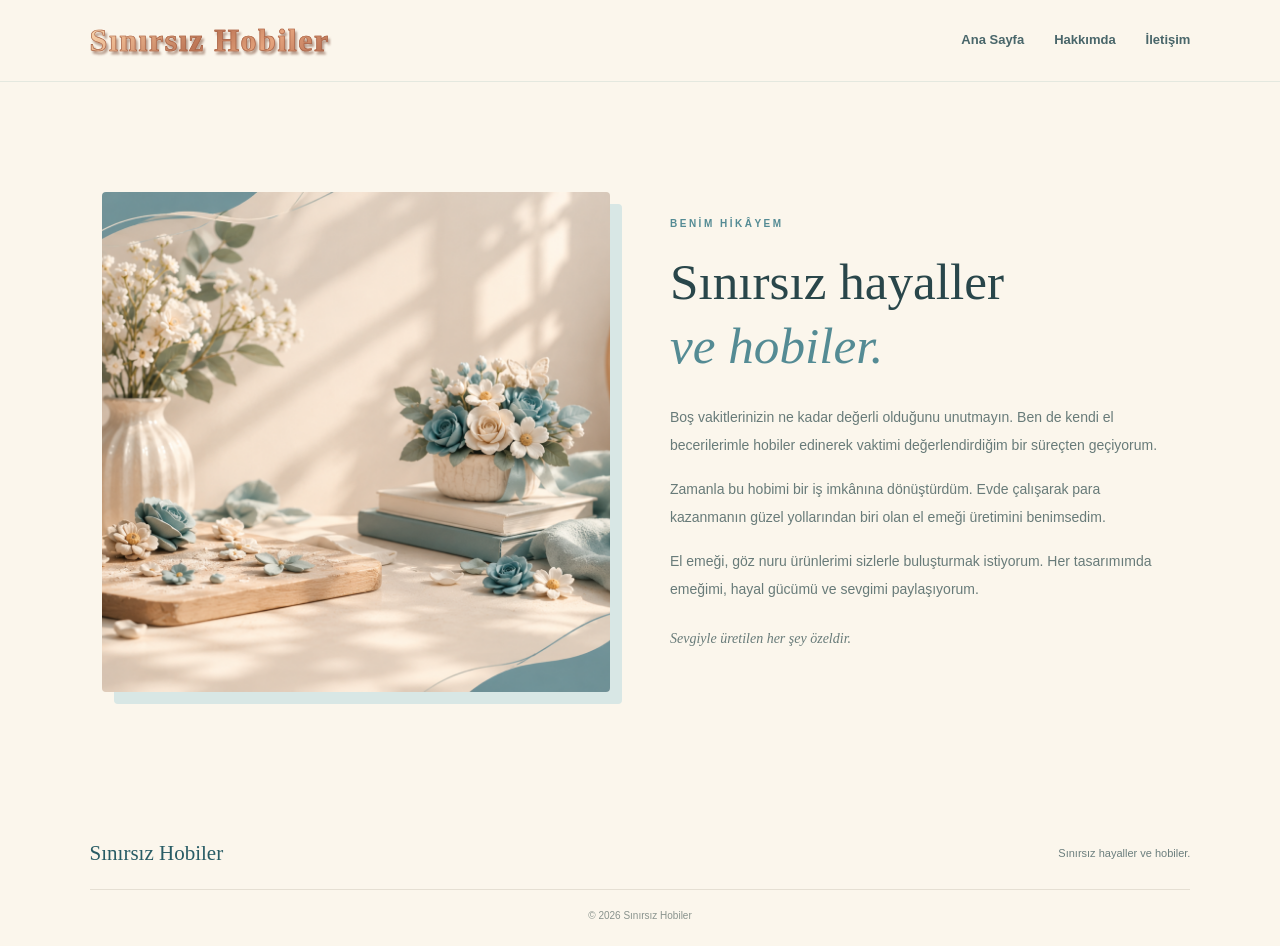
<file: hakkimizda.html>
<!DOCTYPE html>
<html lang="tr">
<head>
    <meta charset="UTF-8">
    <meta name="viewport" content="width=device-width, initial-scale=1.0">

    <title>Hakkımda | Sınırsız Hobiler</title>

    <link rel="stylesheet" href="style.css">
</head>
<body>

    <header class="header">
        <a href="index.html" class="logo">Sınırsız Hobiler</a>

        <nav class="menu">
            <a href="index.html">Ana Sayfa</a>
            <a href="hakkimizda.html">Hakkımda</a>
            <a href="iletisim.html">İletişim</a>
        </nav>
    </header>

    <main>
        <section class="about-page">

            <div class="about-page-image">
                <img
                    src="hakkimizda.jpg.png"
                    alt="Sınırsız Hobiler için el emeği tasarımlar"
                >
            </div>

            <div class="about-page-content">
                <p class="small-title">BENİM HİKÂYEM</p>

                <h1>
                    Sınırsız hayaller<br>
                    <span>ve hobiler.</span>
                </h1>

                <p>
                    Boş vakitlerinizin ne kadar değerli olduğunu unutmayın.
                    Ben de kendi el becerilerimle hobiler edinerek
                    vaktimi değerlendirdiğim bir süreçten geçiyorum.
                </p>

                <p>
                    Zamanla bu hobimi bir iş imkânına dönüştürdüm.
                    Evde çalışarak para kazanmanın güzel yollarından
                    biri olan el emeği üretimini benimsedim.
                </p>

                <p>
                    El emeği, göz nuru ürünlerimi sizlerle buluşturmak
                    istiyorum. Her tasarımımda emeğimi, hayal gücümü
                    ve sevgimi paylaşıyorum.
                </p>

                <p class="about-signature">
                    Sevgiyle üretilen her şey özeldir.
                </p>

                
            </div>

        </section>
    </main>

    <footer class="footer">
        <a href="index.html" class="logo">Sınırsız Hobiler</a>
        <p>Sınırsız hayaller ve hobiler.</p>
        <small>© 2026 Sınırsız Hobiler</small>
    </footer>

</body>
</html>
</file>
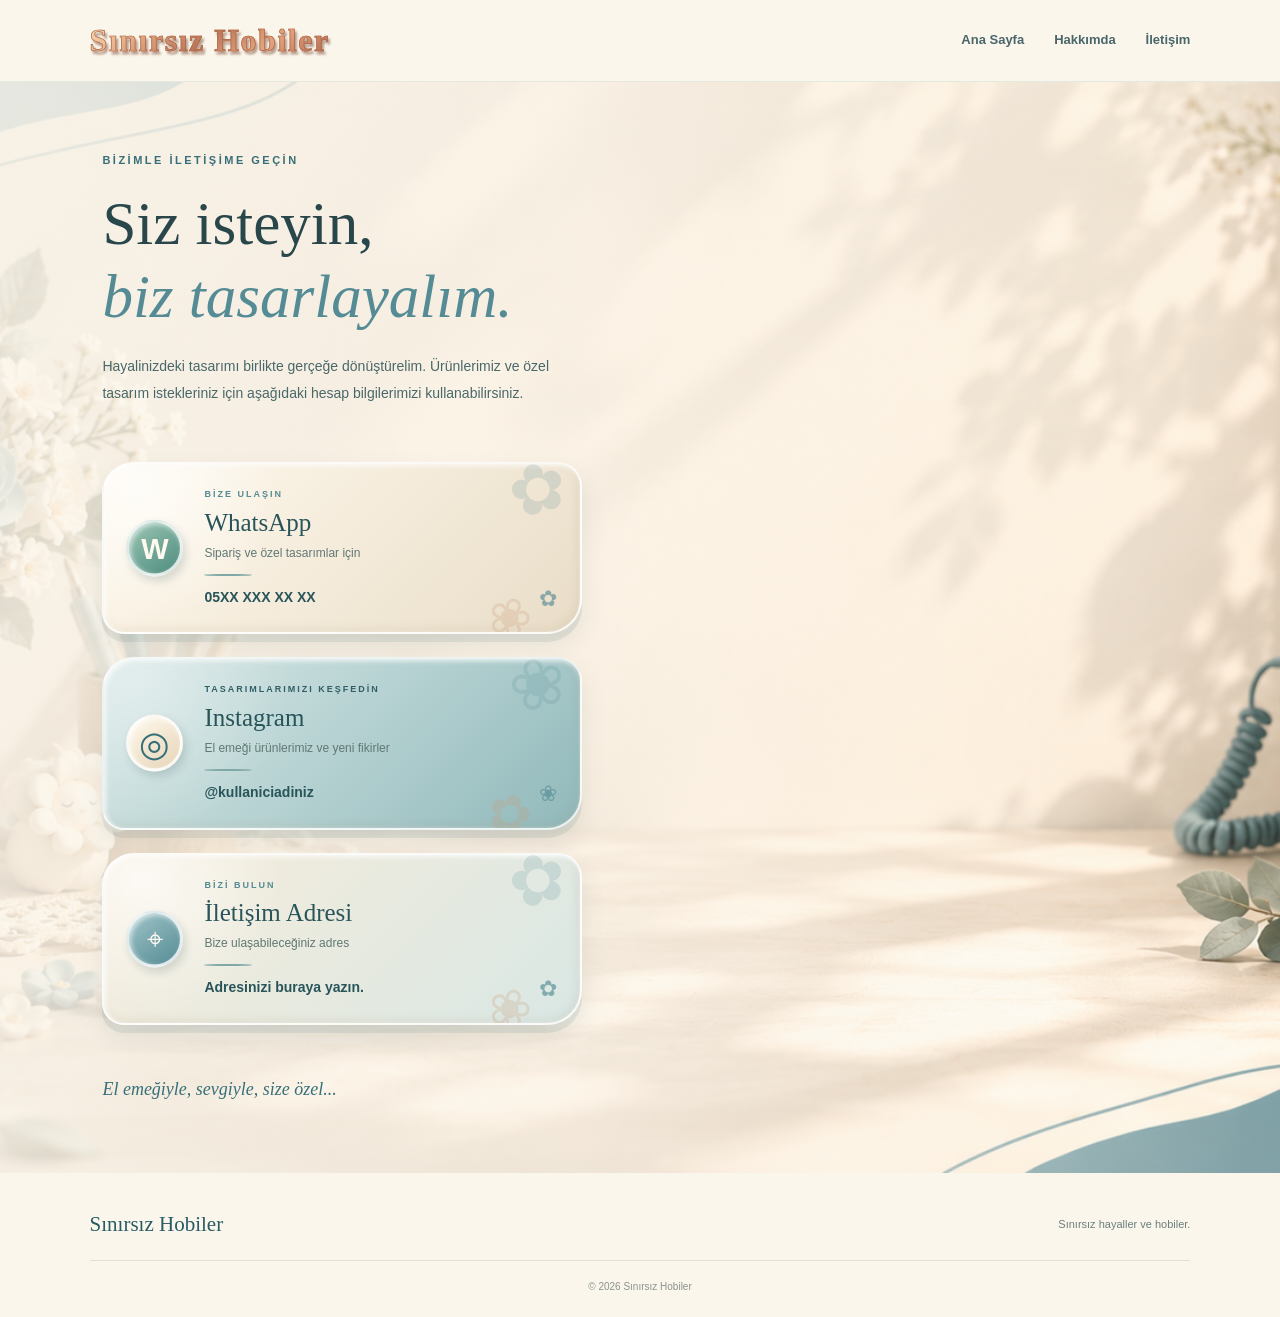
<file: iletisim.html>
<!DOCTYPE html>
<html lang="tr">
<head>
    <meta charset="UTF-8">
    <meta name="viewport" content="width=device-width, initial-scale=1.0">

    <title>İletişim | Sınırsız Hobiler</title>

    <link rel="stylesheet" href="style.css">
</head>
<body>

    <header class="header">
        <a href="index.html" class="logo">Sınırsız Hobiler</a>

        <nav class="menu">
            <a href="index.html">Ana Sayfa</a>
            <a href="hakkimizda.html">Hakkımda</a>
            <a href="iletisim.html">İletişim</a>
        </nav>
    </header>

    <main class="contact-page">

        <section class="contact-content">

            <p class="small-title">BİZİMLE İLETİŞİME GEÇİN</p>

            <h1>
                Siz isteyin,<br>
                <span>biz tasarlayalım.</span>
            </h1>

            <p class="contact-description">
                Hayalinizdeki tasarımı birlikte gerçeğe dönüştürelim.
                Ürünlerimiz ve özel tasarım istekleriniz için
                aşağıdaki hesap bilgilerimizi kullanabilirsiniz.
            </p>

            <div class="contact-details">


<div class="contact-details">

    <div class="contact-item flower-card">
        <div class="flower-decoration flower-one">✿</div>
        <div class="flower-decoration flower-two">❀</div>

        <div class="flower-icon whatsapp-icon">W</div>

        <div class="flower-card-content">
            <p class="flower-label">BİZE ULAŞIN</p>
            <h2>WhatsApp</h2>
            <p class="flower-description">Sipariş ve özel tasarımlar için</p>
            <div class="flower-divider"></div>
            <p class="contact-value">05XX XXX XX XX</p>
        </div>

        <div class="flower-bottom">✿</div>
    </div>

    <div class="contact-item flower-card blue-flower-card">
        <div class="flower-decoration flower-one">❀</div>
        <div class="flower-decoration flower-two">✿</div>

        <div class="flower-icon instagram-icon">◎</div>

        <div class="flower-card-content">
            <p class="flower-label">TASARIMLARIMIZI KEŞFEDİN</p>
            <h2>Instagram</h2>
            <p class="flower-description">El emeği ürünlerimiz ve yeni fikirler</p>
            <div class="flower-divider"></div>
            <p class="contact-value">@kullaniciadiniz</p>
        </div>

        <div class="flower-bottom">❀</div>
    </div>

    <div class="contact-item flower-card address-flower-card">
        <div class="flower-decoration flower-one">✿</div>
        <div class="flower-decoration flower-two">❀</div>

        <div class="flower-icon address-icon">⌖</div>

        <div class="flower-card-content">
            <p class="flower-label">BİZİ BULUN</p>
            <h2>İletişim Adresi</h2>
            <p class="flower-description">Bize ulaşabileceğiniz adres</p>
            <div class="flower-divider"></div>
            <p class="contact-value">Adresinizi buraya yazın.</p>
        </div>

        <div class="flower-bottom">✿</div>
    </div>

</div>

            <p class="contact-signature">
                El emeğiyle, sevgiyle, size özel...
            </p>

        </section>

    </main>

    <footer class="footer">
        <a href="index.html" class="logo">Sınırsız Hobiler</a>
        <p>Sınırsız hayaller ve hobiler.</p>
        <small>© 2026 Sınırsız Hobiler</small>
    </footer>

</body>
</html>
</file>
<file: style.css>
/* =====================================
   SINIRSIZ HOBİLER
   Deniz mavisi ve krem tasarım
   ===================================== */

:root {
    --mavi: #548b94;
    --koyu-mavi: #285c65;
    --acik-mavi: #dcebed;
    --krem: #fbf6ec;
    --koyu-krem: #f0e7d8;
    --yazi: #29464a;
    --soluk-yazi: #6b7e7d;
    --baslik-font: Georgia, "Times New Roman", serif;
}

* {
    box-sizing: border-box;
    margin: 0;
    padding: 0;
}

html {
    scroll-behavior: smooth;
    scroll-padding-top: 90px;
}

body {
    background: var(--krem);
    color: var(--yazi);
    font-family: Arial, sans-serif;
    line-height: 1.6;
}

a {
    color: inherit;
    text-decoration: none;
}

img {
    max-width: 100%;
}

/* =====================================
   ÜST MENÜ
   ===================================== */

.header {
    position: sticky;
    top: 0;
    z-index: 100;
    min-height: 78px;
    padding: 15px 7%;
    display: flex;
    align-items: center;
    justify-content: space-between;
    gap: 25px;
    background: rgba(251, 246, 236, 0.97);
    border-bottom: 1px solid #e4e8df;
}

.logo {
    font-family: var(--baslik-font);
    font-size: 25px;
    font-weight: normal;
    color: var(--koyu-mavi);
    white-space: nowrap;
}

.menu {
    display: flex;
    align-items: center;
    gap: 30px;
}

.menu a {
    font-size: 13px;
    font-weight: bold;
    color: #49666a;
    transition: color 0.25s;
}

.menu a:hover {
    color: var(--mavi);
}

/* =====================================
   ANA SAYFA VE ARKA PLAN GÖRSELİ
   ===================================== */

.hero {
    min-height: 650px;
    display: flex;
    align-items: center;
    padding: 80px 10%;
    position: relative;

    background-color: var(--krem);
   background-image:
    linear-gradient(
        90deg,
        rgba(251, 246, 236, 0.97) 0%,
        rgba(251, 246, 236, 0.90) 32%,
        rgba(251, 246, 236, 0.52) 53%,
        rgba(251, 246, 236, 0.04) 100%
    ),
    url("image.jpg.png");

    background-size: cover;
    background-position: center;
    background-repeat: no-repeat;
}

.hero-content {
    max-width: 540px;
}

.small-title {
    color: var(--mavi);
    font-size: 10px;
    font-weight: bold;
    letter-spacing: 2.5px;
    margin-bottom: 18px;
}

.hero h1 {
    font-family: var(--baslik-font);
    font-size: clamp(44px, 6vw, 75px);
    font-weight: normal;
    line-height: 1.15;
    letter-spacing: -1.5px;
    margin-bottom: 24px;
}

.hero h1 span,
.section h2 span {
    color: var(--mavi);
    font-style: italic;
    font-weight: normal;
}

.hero-text {
    max-width: 390px;
    color: var(--soluk-yazi);
    font-size: 14px;
    line-height: 1.9;
    margin-bottom: 25px;
}

/* Butonlar */

.button,
.order-button {
    display: inline-block;
    background: var(--koyu-mavi);
    color: white;
    border: 1px solid var(--koyu-mavi);
    border-radius: 3px;
    padding: 14px 23px;
    font-size: 12px;
    font-weight: bold;
    cursor: pointer;
    transition:
        background 0.25s,
        color 0.25s,
        transform 0.25s;
}

.button:hover,
.order-button:hover {
    background: var(--mavi);
    border-color: var(--mavi);
    transform: translateY(-2px);
}

/* =====================================
   ORTAK BÖLÜMLER
   ===================================== */

.section {
    padding: 95px 8%;
    scroll-margin-top: 78px;
}

.section h2 {
    font-family: var(--baslik-font);
    font-size: clamp(34px, 4.5vw, 51px);
    font-weight: normal;
    line-height: 1.25;
    letter-spacing: -1px;
    margin-bottom: 20px;
}

.section-text {
    color: var(--soluk-yazi);
    font-size: 13px;
    line-height: 1.9;
}

/* =====================================
   ÜRÜNLERİM
   ===================================== */

.products {
    background: #fffdf8;
    text-align: center;
}

.products > .small-title {
    margin-bottom: 12px;
}

.products .section-text {
    margin-bottom: 40px;
}

.product-grid {
    display: grid;
    grid-template-columns: repeat(3, minmax(0, 1fr));
    gap: 28px 23px;
    text-align: left;
}

.product-card {
    min-width: 0;
    background: #fff;
    border: 1px solid #eee9df;
    transition:
        transform 0.25s,
        box-shadow 0.25s;
}

.product-card:hover {
    transform: translateY(-5px);
    box-shadow: 0 12px 28px rgba(40, 92, 101, 0.09);
}

.product-card > img {
    display: block;
    width: 100%;
    height: 310px;
    object-fit: cover;
    background: var(--acik-mavi);
}

.product-info {
    padding: 22px 19px 24px;
}

.product-info h3 {
    font-family: var(--baslik-font);
    font-size: 22px;
    font-weight: normal;
    color: var(--koyu-mavi);
    margin-bottom: 8px;
}

.product-info p {
    color: var(--soluk-yazi);
    font-size: 12px;
    line-height: 1.8;
    margin-bottom: 18px;
}

.order-button {
    padding: 11px 18px;
    font-size: 11px;
}

/* =====================================
   HAKKIMDA
   ===================================== */

.about {
    display: grid;
    grid-template-columns: 1fr 1fr;
    align-items: center;
    gap: 65px;
    background: #f3ecdf;
}

.about-image {
    min-width: 0;
}

.about-image img {
    display: block;
    width: 100%;
    height: 430px;
    object-fit: cover;
    object-position: center;
    box-shadow: 14px 14px 0 #d7e6e3;
}

.about-content p:not(.small-title) {
    color: var(--soluk-yazi);
    font-size: 13px;
    line-height: 2;
}

/* =====================================
   İLETİŞİM
   ===================================== */

.contact {
    text-align: center;
    background:
        radial-gradient(
            ellipse at top left,
            rgba(255, 255, 255, 0.7),
            transparent 50%
        ),
        var(--acik-mavi);
}

.contact .small-title {
    margin-bottom: 18px;
}

.contact .section-text {
    max-width: 460px;
    margin: 0 auto 18px;
}

.contact .button {
    margin-top: 12px;
}

/* =====================================
   ALT BÖLÜM
   ===================================== */

.footer {
    padding: 35px 7% 22px;
    display: flex;
    align-items: center;
    justify-content: space-between;
    flex-wrap: wrap;
    gap: 18px;
    background: var(--krem);
}

.footer .logo {
    font-size: 21px;
}

.footer p {
    color: var(--soluk-yazi);
    font-size: 11px;
}

.footer small {
    width: 100%;
    padding-top: 18px;
    border-top: 1px solid #e5dfd3;
    color: #89938d;
    text-align: center;
    font-size: 10px;
}

/* =====================================
   TABLET
   ===================================== */

@media (max-width: 900px) {
    .header {
        padding-left: 5%;
        padding-right: 5%;
    }

    .menu {
        gap: 17px;
    }

    .menu a {
        font-size: 12px;
    }

    .hero {
        min-height: 580px;
        padding: 65px 7%;
        background-position: 58% center;
    }

    .section {
        padding: 75px 6%;
    }

    .product-grid {
        gap: 18px;
    }

    .product-card > img {
        height: 260px;
    }

    .about {
        gap: 38px;
    }

    .about-image img {
        height: 370px;
    }
}

/* =====================================
   TELEFON
   ===================================== */

@media (max-width: 600px) {
    .header {
        min-height: 70px;
        padding: 14px 5%;
        flex-wrap: wrap;
        justify-content: center;
    }

    .logo {
        width: 100%;
        text-align: center;
        font-size: 24px;
    }

    .menu {
        width: 100%;
        justify-content: center;
        flex-wrap: wrap;
        gap: 10px 19px;
    }

    .menu a {
        font-size: 11px;
    }

    .hero {
        min-height: 570px;
        padding: 65px 7%;
        align-items: flex-start;
        background-position: 56% center;
        background-image:
            linear-gradient(
                90deg,
                rgba(251, 246, 236, 0.96),
                rgba(251, 246, 236, 0.79)
            ),
            url("images/image.jpg");
    }

    .hero h1 {
        font-size: 46px;
    }

    .hero-text {
        max-width: 310px;
        font-size: 13px;
    }

    .section {
        padding: 65px 5%;
    }

    .section h2 {
        font-size: 36px;
    }

    .product-grid {
        grid-template-columns: repeat(2, minmax(0, 1fr));
        gap: 18px 12px;
    }

    .product-card > img {
        height: 205px;
    }

    .product-info {
        padding: 15px 12px 18px;
    }

    .product-info h3 {
        font-size: 18px;
    }

    .product-info p {
        font-size: 11px;
    }

    .order-button {
        padding: 10px 12px;
        font-size: 10px;
    }

    .about {
        grid-template-columns: 1fr;
        gap: 35px;
    }

    .about-image img {
        height: 300px;
        box-shadow: 8px 8px 0 #d7e6e3;
    }

    .footer {
        flex-direction: column;
        text-align: center;
    }

    .footer p {
        line-height: 1.8;
    }

    .footer small {
        margin-top: 5px;
    }
}

/* Çok küçük ekranlar */

@media (max-width: 360px) {
    .hero h1 {
        font-size: 39px;
    }

    .product-grid {
        grid-template-columns: 1fr;
    }

    .product-card > img {
        height: 280px;
    }
}

/* Hareket azaltma tercihi */

@media (prefers-reduced-motion: reduce) {
    html {
        scroll-behavior: auto;
    }

    *,
    *::before,
    *::after {
        transition-duration: 0.01ms !important;
    }
}



/* AYRI HAKKIMIZDA SAYFASI */

.about-page {
    min-height: 80vh;
    padding: 70px 8%;
    display: grid;
    grid-template-columns: 1fr 1fr;
    align-items: center;
    gap: 60px;
    background: #fbf6ec;
}

.about-page-image {
    width: 100%;
    overflow: hidden;
    border-radius: 4px;
    box-shadow: 12px 12px 0 #d8e7e5;
}

.about-page-image img {
    display: block;
    width: 100%;
    height: 500px;
    object-fit: cover;
    object-position: center;
}

.about-page-content .small-title {
    color: #548b94;
    font-size: 10px;
    font-weight: bold;
    letter-spacing: 2.5px;
    margin-bottom: 18px;
}

.about-page-content h1 {
    font-family: Georgia, "Times New Roman", serif;
    font-size: clamp(36px, 4vw, 52px);
    font-weight: normal;
    line-height: 1.25;
    color: #29464a;
    margin-bottom: 25px;
}

.about-page-content h1 span {
    color: #548b94;
    font-style: italic;
}

.about-page-content p:not(.small-title) {
    color: #687b79;
    font-size: 14px;
    line-height: 2;
    margin-bottom: 16px;
}

.about-page-content .about-signature {
    color: #548b94;
    font-family: Georgia, "Times New Roman", serif;
    font-style: italic;
    font-size: 17px;
    margin-top: 22px;
}

@media (max-width: 700px) {
    .about-page {
        grid-template-columns: 1fr;
        gap: 35px;
        padding: 45px 6%;
    }

    .about-page-image img {
        height: 320px;
    }

    .about-page-content h1 {
        font-size: 38px;
    }
}




/* =========================================
   SINIRSIZ HOBİLER - ÇİÇEKLİ İLETİŞİM
   ========================================= */

.contact-page {
    min-height: 690px;
    padding: 70px 8%;
    display: flex;
    align-items: center;

    background-color: #fbf6ec;
    background-image:
        linear-gradient(
            90deg,
            rgba(251, 246, 236, 0.86) 0%,
            rgba(251, 246, 236, 0.72) 45%,
            rgba(251, 246, 236, 0.16) 100%
        ),
        url("iletisim.jpg.png");

    background-size: cover;
    background-position: center;
    background-repeat: no-repeat;
}

.contact-content {
    width: 100%;
    max-width: 660px;
}

.contact-content .small-title {
    color: #376f79;
    font-size: 11px;
    font-weight: bold;
    letter-spacing: 2.5px;
    margin-bottom: 17px;
}

.contact-content h1 {
    font-family: Georgia, "Times New Roman", serif;
    font-size: clamp(42px, 5vw, 61px);
    line-height: 1.2;
    font-weight: normal;
    color: #29464a;
    margin-bottom: 20px;
}

.contact-content h1 span {
    color: #548b94;
    font-style: italic;
}

.contact-description {
    max-width: 490px;
    color: #49686a;
    font-size: 14px;
    line-height: 1.9;
    margin-bottom: 28px;
}

/* İLETİŞİM ALANLARI */

.contact-details {
    display: flex;
    flex-direction: column;
    gap: 23px;
    width: 100%;
    max-width: 480px;
    margin-top: 28px;
}

/* El yapımı kil plaka görünümü */

.flower-card {
    position: relative;
    isolation: isolate;
    overflow: hidden;
    box-sizing: border-box;
    min-height: 165px;
    padding: 23px 25px 23px 100px;

    display: flex;
    align-items: center;

    border: 2px solid rgba(255, 255, 255, 0.8);
    border-radius: 32px 24px 35px 22px;

    background:
        radial-gradient(
            circle at 8% 15%,
            rgba(255, 255, 255, 0.7),
            transparent 30%
        ),
        linear-gradient(135deg, #fff9ed, #e9ddc8);

    box-shadow:
        0 8px 0 rgba(53, 103, 109, 0.10),
        0 12px 24px rgba(48, 79, 79, 0.10),
        inset 2px 2px 5px rgba(255, 255, 255, 0.8),
        inset -3px -3px 8px rgba(155, 132, 102, 0.12);

    transition: transform 0.25s ease, box-shadow 0.25s ease;
}

.flower-card:hover {
    transform: translateY(-4px);
    box-shadow:
        0 12px 0 rgba(53, 103, 109, 0.09),
        0 17px 28px rgba(48, 79, 79, 0.13);
}

/* Mavi kil kart */

.blue-flower-card {
    background:
        radial-gradient(
            circle at 8% 15%,
            rgba(255, 255, 255, 0.32),
            transparent 32%
        ),
        linear-gradient(135deg, #d9e9e7, #91b9bb);

    color: #244e54;
}

/* Adres kartı */

.address-flower-card {
    background:
        radial-gradient(
            circle at 8% 15%,
            rgba(255, 255, 255, 0.7),
            transparent 30%
        ),
        linear-gradient(135deg, #f7eddb, #d9e7e4);
}

/* Yuvarlak kil süsü */

.flower-icon {
    position: absolute;
    left: 22px;
    top: 50%;
    transform: translateY(-50%);

    width: 57px;
    height: 57px;

    display: flex;
    align-items: center;
    justify-content: center;

    border-radius: 50%;
    border: 3px solid rgba(255, 255, 255, 0.8);
    font-size: 29px;

    box-shadow:
        3px 5px 8px rgba(39, 70, 73, 0.17),
        inset 2px 2px 5px rgba(255, 255, 255, 0.6);
}

.whatsapp-icon {
    background: linear-gradient(145deg, #9bc5b4, #4d8c7d);
    color: #fffaf0;
    font-weight: bold;
    font-family: Arial, sans-serif;
}

.instagram-icon {
    background: linear-gradient(145deg, #fff9eb, #e6d4b8);
    color: #376f79;
    font-size: 35px;
}

.address-icon {
    background: linear-gradient(145deg, #9fc4c7, #548b94);
    color: #fffaf0;
}

/* Kart köşelerindeki kil çiçekleri */

.flower-decoration {
    position: absolute;
    z-index: -1;
    line-height: 1;
    pointer-events: none;
    user-select: none;
}

.flower-one {
    top: -9px;
    right: 13px;
    font-size: 69px;
    color: rgba(84, 139, 148, 0.18);
    transform: rotate(-17deg);
}

.flower-two {
    right: 48px;
    bottom: -12px;
    font-size: 53px;
    color: rgba(199, 157, 119, 0.25);
    transform: rotate(18deg);
}

.flower-card-content {
    min-width: 0;
}

.flower-label {
    color: #548b94;
    font-size: 9px;
    font-weight: bold;
    letter-spacing: 2px;
    margin-bottom: 5px;
}

.blue-flower-card .flower-label {
    color: #315f67;
}

.flower-card h2 {
    font-family: Georgia, "Times New Roman", serif;
    color: #28545a;
    font-size: 25px;
    font-weight: normal;
    line-height: 1.3;
    margin: 0 0 4px;
}

.flower-description {
    color: #617875;
    font-size: 12px;
    line-height: 1.7;
    margin: 0;
}

.flower-divider {
    width: 48px;
    height: 2px;
    border-radius: 50%;
    background: #80a8a7;
    margin: 10px 0;
}

.contact-value {
    color: #28545a;
    font-size: 14px;
    font-weight: bold;
    line-height: 1.7;
    overflow-wrap: anywhere;
    margin: 0;
}

.flower-bottom {
    position: absolute;
    right: 23px;
    bottom: 16px;
    color: rgba(84, 139, 148, 0.65);
    font-size: 22px;
}

.contact-signature {
    margin-top: 27px;
    color: #376f79;
    font-family: Georgia, "Times New Roman", serif;
    font-size: 18px;
    font-style: italic;
}

/* TABLET */

@media (max-width: 850px) {
    .contact-page {
        padding: 55px 6%;
        background-position: 60% center;
    }

    .contact-content {
        max-width: 570px;
    }
}

/* TELEFON */

@media (max-width: 600px) {
    .contact-page {
        min-height: 650px;
        padding: 45px 6%;

        background-image:
            linear-gradient(
                rgba(251, 246, 236, 0.80),
                rgba(251, 246, 236, 0.76)
            ),
            url("iletisim.jpg.png");

        background-position: center;
    }

    .contact-content h1 {
        font-size: 42px;
    }

    .contact-description {
        font-size: 13px;
    }

    .contact-details {
        gap: 19px;
        max-width: 100%;
    }

    .flower-card {
        min-height: 155px;
        padding: 20px 16px 20px 84px;
        border-radius: 25px 19px 27px 18px;
    }

    .flower-icon {
        left: 15px;
        width: 52px;
        height: 52px;
        font-size: 26px;
    }

    .flower-card h2 {
        font-size: 22px;
    }

    .flower-description {
        font-size: 11px;
    }

    .flower-label {
        font-size: 8px;
        letter-spacing: 1.5px;
    }

    .contact-value {
        font-size: 12px;
    }

    .flower-one {
        font-size: 53px;
    }

    .flower-two {
        font-size: 42px;
    }

    .contact-signature {
        text-align: center;
        font-size: 16px;
    }
}

@media (prefers-reduced-motion: reduce) {
    .flower-card {
        transition: none;
    }
}



/* Sınırsız Hobiler - el yapımı kil logo */
.header .logo {
    display: inline-block;
    font-family: Georgia, "Times New Roman", serif;
    font-size: 32px;
    font-weight: 900;
    letter-spacing: 1.5px;

    background: linear-gradient(
        145deg,
        #ffe4bd 0%,
        #e8b28b 22%,
        #bd7656 48%,
        #e5a47d 70%,
        #a95f45 100%
    );

    -webkit-background-clip: text;
    background-clip: text;
    color: transparent;
    -webkit-text-stroke: 0.7px #a96549;

    filter: drop-shadow(2px 3px 1px #75452f80);

    text-decoration: none;
    transition: transform 0.3s ease;
}

.header .logo:hover {
    transform: scale(1.04);
}

@media (max-width: 600px) {
    .header .logo {
        font-size: 25px;
        letter-spacing: 1px;
    }
}
</file>
